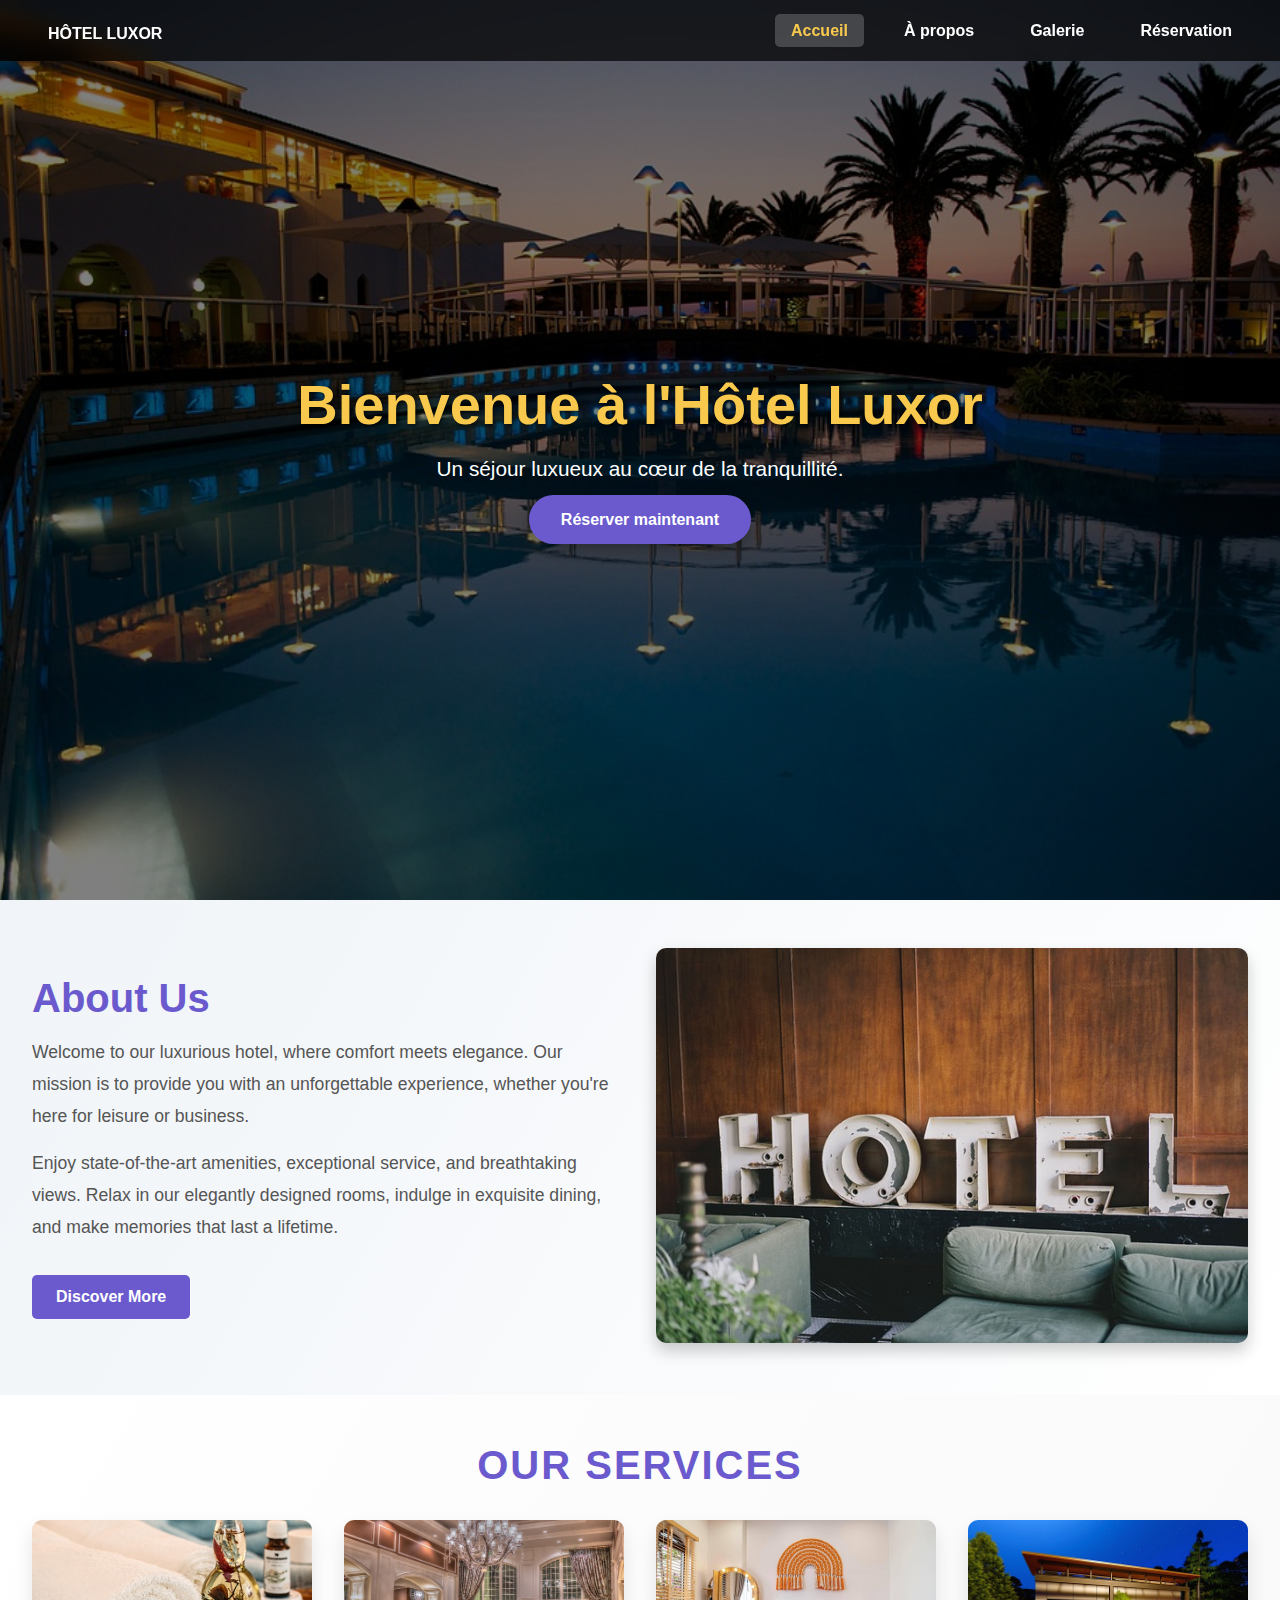
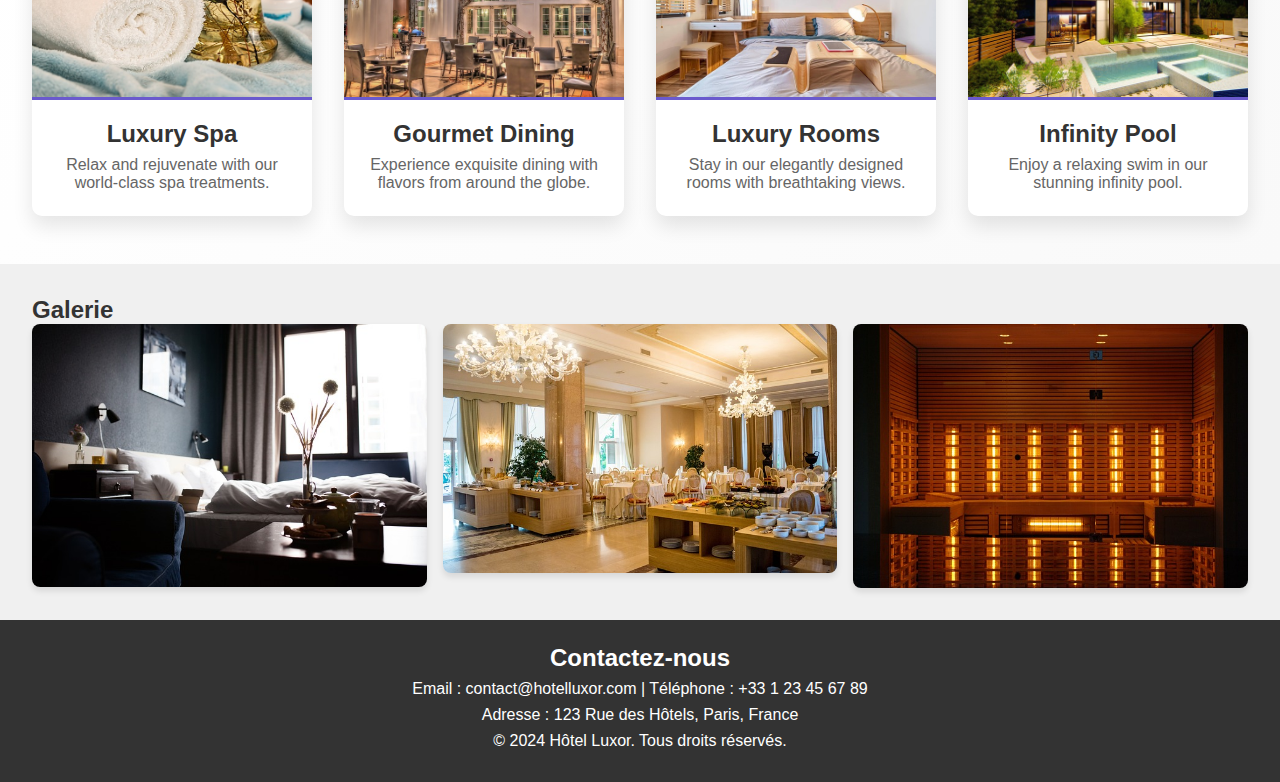
<file: index.html>
<!DOCTYPE html>
<html lang="fr">
<head>
    <meta charset="UTF-8">
    <meta name="viewport" content="width=device-width, initial-scale=1.0">
    <title>Accueil | Hôtel Luxor</title>
    <link rel="stylesheet" href="style.css">
</head>
<body>
    <!-- Navigation -->
    <header class="hero">
        <nav class="navbar">
            <div class="logo">
                <a href="#">Hôtel Luxor</a>
            </div>
            <ul class="nav-links">
                <li><a href="index.html" class="active">Accueil</a></li>
                <li><a href="pages/about.html">À propos</a></li>
                <li><a href="pages/gallerie.html">Galerie</a></li>
                <li><a href="pages/reservation.html">Réservation</a></li>
            </ul>
            <div class="hamburger" onclick="toggleMenu()">
                <span></span>
                <span></span>
                <span></span>
            </div>
        </nav>
        <div class="hero-content">
            <h1>Bienvenue à l'Hôtel Luxor</h1>
            <p>Un séjour luxueux au cœur de la tranquillité.</p>
            <a href="reservation.html" class="cta">Réserver maintenant</a>
        </div>
    </header>
    

    <!-- Section À propos -->
    <section class="about">
        <div class="about-container">
            <div class="about-text">
                <h2>About Us</h2>
                <p>
                    Welcome to our luxurious hotel, where comfort meets elegance. 
                    Our mission is to provide you with an unforgettable experience, 
                    whether you're here for leisure or business.
                </p>
                <p>
                    Enjoy state-of-the-art amenities, exceptional service, and 
                    breathtaking views. Relax in our elegantly designed rooms, 
                    indulge in exquisite dining, and make memories that last a lifetime.
                </p>
                <a href="#services" class="btn">Discover More</a>
            </div>
            <div class="about-image">
                <img src="img/about.jpg" alt="Luxurious Hotel">
            </div>
        </div>
    </section>
    

    <!-- Section Services -->
    <section class="services">
        <h2>Our Services</h2>
        <div class="service-list">
            <div class="service">
                <img src="img/spa.jpg" alt="Luxury Spa">
                <h3>Luxury Spa</h3>
                <p>Relax and rejuvenate with our world-class spa treatments.</p>
            </div>
            <div class="service">
                <img src="img/dinner.jpg" alt="Gourmet Dining">
                <h3>Gourmet Dining</h3>
                <p>Experience exquisite dining with flavors from around the globe.</p>
            </div>
            <div class="service">
                <img src="img/room.jpg" alt="Luxury Rooms">
                <h3>Luxury Rooms</h3>
                <p>Stay in our elegantly designed rooms with breathtaking views.</p>
            </div>
            <div class="service">
                <img src="img/pool.jpg" alt="Infinity Pool">
                <h3>Infinity Pool</h3>
                <p>Enjoy a relaxing swim in our stunning infinity pool.</p>
            </div>
        </div>
    </section>
    

    <!-- Section Galerie -->
    <section id="gallery" class="gallery">
        <h2>Galerie</h2>
        <div class="gallery-images">
            <img src="img/room2.jpg" alt="Chambre luxueuse">
            <img src="img/resto.jpg" alt="Restaurant gastronomique">
            <img src="img/spa2.jpg" alt="Centre de bien-être">
        </div>
    </section>

    <!-- Section Contact -->
    <footer id="contact" class="footer">
        <h2>Contactez-nous</h2>
        <p>Email : contact@hotelluxor.com | Téléphone : +33 1 23 45 67 89</p>
        <p>Adresse : 123 Rue des Hôtels, Paris, France</p>
        <p>© 2024 Hôtel Luxor. Tous droits réservés.</p>
    </footer>


    <script src="script.js"></script>
</body>
</html>
</file>
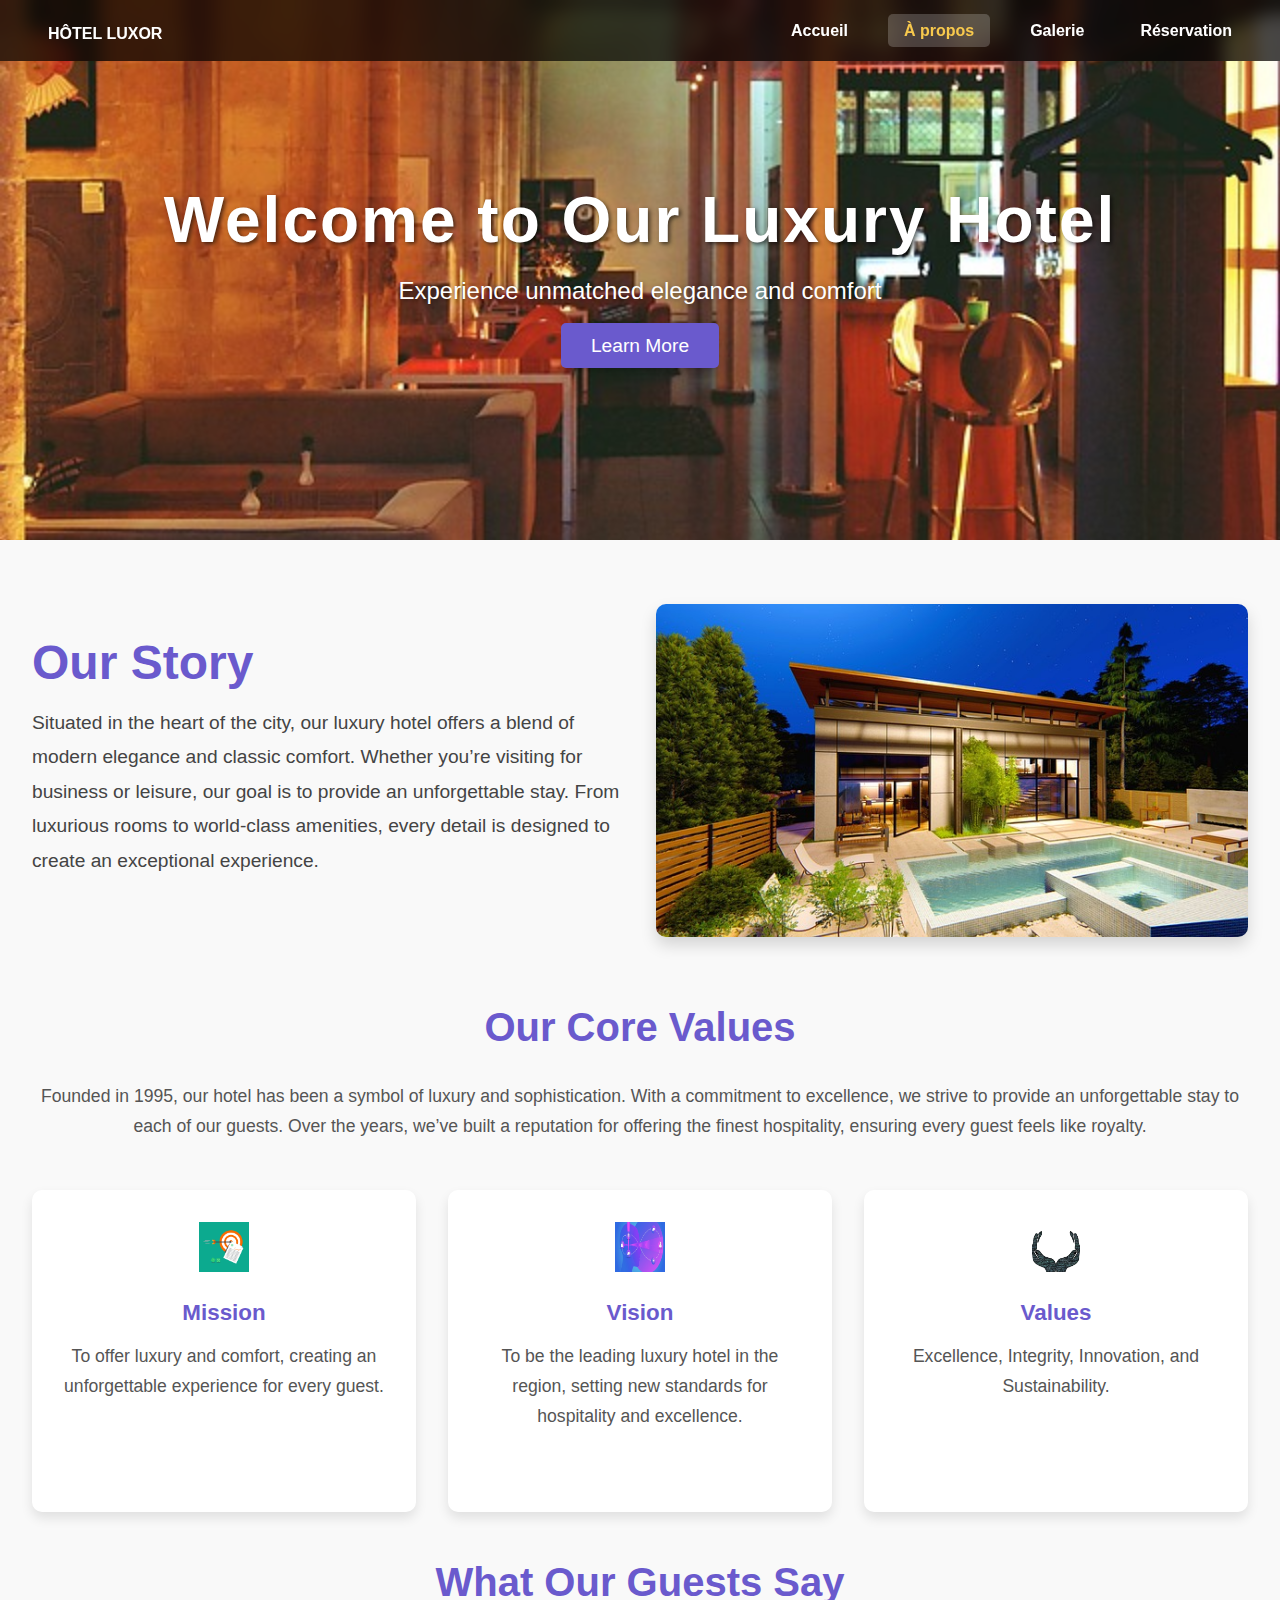
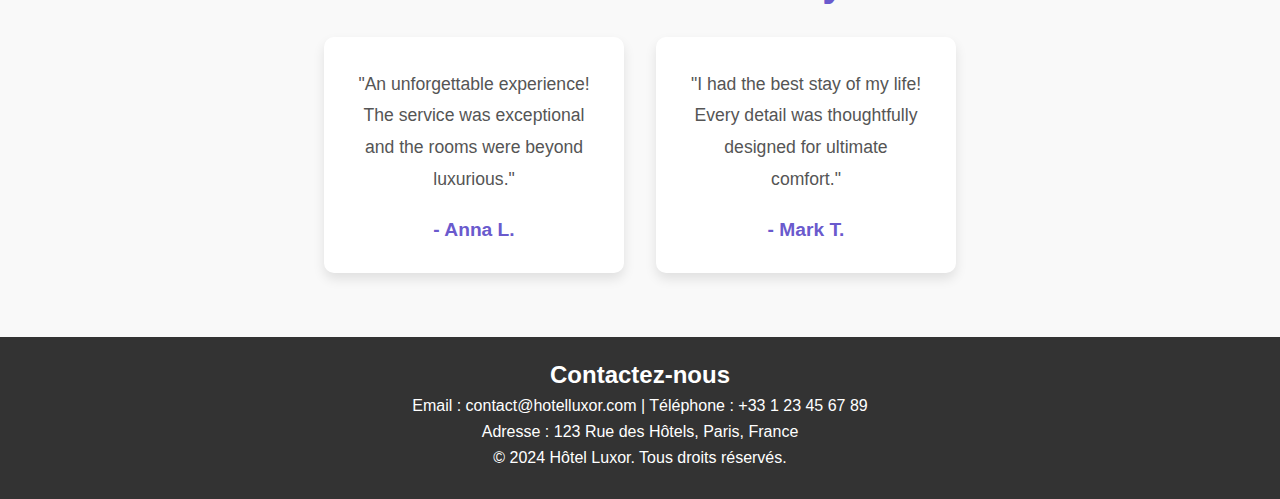
<file: pages/about.html>
<!DOCTYPE html>
<html lang="fr">
<head>
    <meta charset="UTF-8">
    <meta name="viewport" content="width=device-width, initial-scale=1.0">
    <title>Accueil | Hôtel Luxor</title>
    <link rel="stylesheet" href="../css/about.css">
</head>
<body>
    <!-- Navigation -->
    <header class="hero">
        <nav class="navbar">
            <div class="logo">
                <a href="#">Hôtel Luxor</a>
            </div>
            <ul class="nav-links">
                <li><a href="../index.html">Accueil</a></li>
                <li><a href="#about" class="active">À propos</a></li>
                <li><a href="gallerie.html">Galerie</a></li>
                <li><a href="reservation.html">Réservation</a></li>
            </ul>
            <div class="hamburger" onclick="toggleMenu()">
                <span></span>
                <span></span>
                <span></span>
            </div>
        </nav>
        <div class="hero-content">
            <h1>Welcome to Our Luxury Hotel</h1>
            <p>Experience unmatched elegance and comfort</p>
            <a href="#about" class="btn-primary">Learn More</a>
        </div>
    </header>

    <section id="about" class="about">
        <div class="about-container">
            <!-- Introduction de l'hôtel -->
            <div class="about-text">
                <h2>Our Story</h2>
                <p>
                    Situated in the heart of the city, our luxury hotel offers a blend of modern elegance and classic comfort. 
                    Whether you’re visiting for business or leisure, our goal is to provide an unforgettable stay. 
                    From luxurious rooms to world-class amenities, every detail is designed to create an exceptional experience.
                </p>
            </div>
            <div class="about-image">
                <img src="../img/pool.jpg" alt="Hotel Exterior">
            </div>
        </div>
    
        <!-- Histoire et valeurs -->
        <div class="values">
            <h3>Our Core Values</h3>
            <p>
                Founded in 1995, our hotel has been a symbol of luxury and sophistication. With a commitment to excellence,
                we strive to provide an unforgettable stay to each of our guests. Over the years, we’ve built a reputation for
                offering the finest hospitality, ensuring every guest feels like royalty.
            </p>
            <div class="values-grid">
                <div class="value">
                    <img src="../img/mission_icon.webp" alt="Mission Icon">
                    <h4>Mission</h4>
                    <p>To offer luxury and comfort, creating an unforgettable experience for every guest.</p>
                </div>
                <div class="value">
                    <img src="../img/vision_icon.jpg" alt="Vision Icon">
                    <h4>Vision</h4>
                    <p>To be the leading luxury hotel in the region, setting new standards for hospitality and excellence.</p>
                </div>
                <div class="value">
                    <img src="../img/valeur_icon.jpg" alt="Values Icon">
                    <h4>Values</h4>
                    <p>Excellence, Integrity, Innovation, and Sustainability.</p>
                </div>
            </div>
        </div>
    
        <!-- Témoignages -->
        <section class="testimonials">
            <h3>What Our Guests Say</h3>
            <div class="testimonial-list">
                <div class="testimonial">
                    <p>"An unforgettable experience! The service was exceptional and the rooms were beyond luxurious."</p>
                    <h4>- Anna L.</h4>
                </div>
                <div class="testimonial">
                    <p>"I had the best stay of my life! Every detail was thoughtfully designed for ultimate comfort."</p>
                    <h4>- Mark T.</h4>
                </div>
            </div>
        </section>
    </section>
    
        <!-- Section Contact -->
    <footer id="contact" class="footer">
        <h2>Contactez-nous</h2>
        <p>Email : contact@hotelluxor.com | Téléphone : +33 1 23 45 67 89</p>
        <p>Adresse : 123 Rue des Hôtels, Paris, France</p>
        <p>© 2024 Hôtel Luxor. Tous droits réservés.</p>
    </footer>
    




    <script src="../script.js"></script>
</body>
</html>
</file>
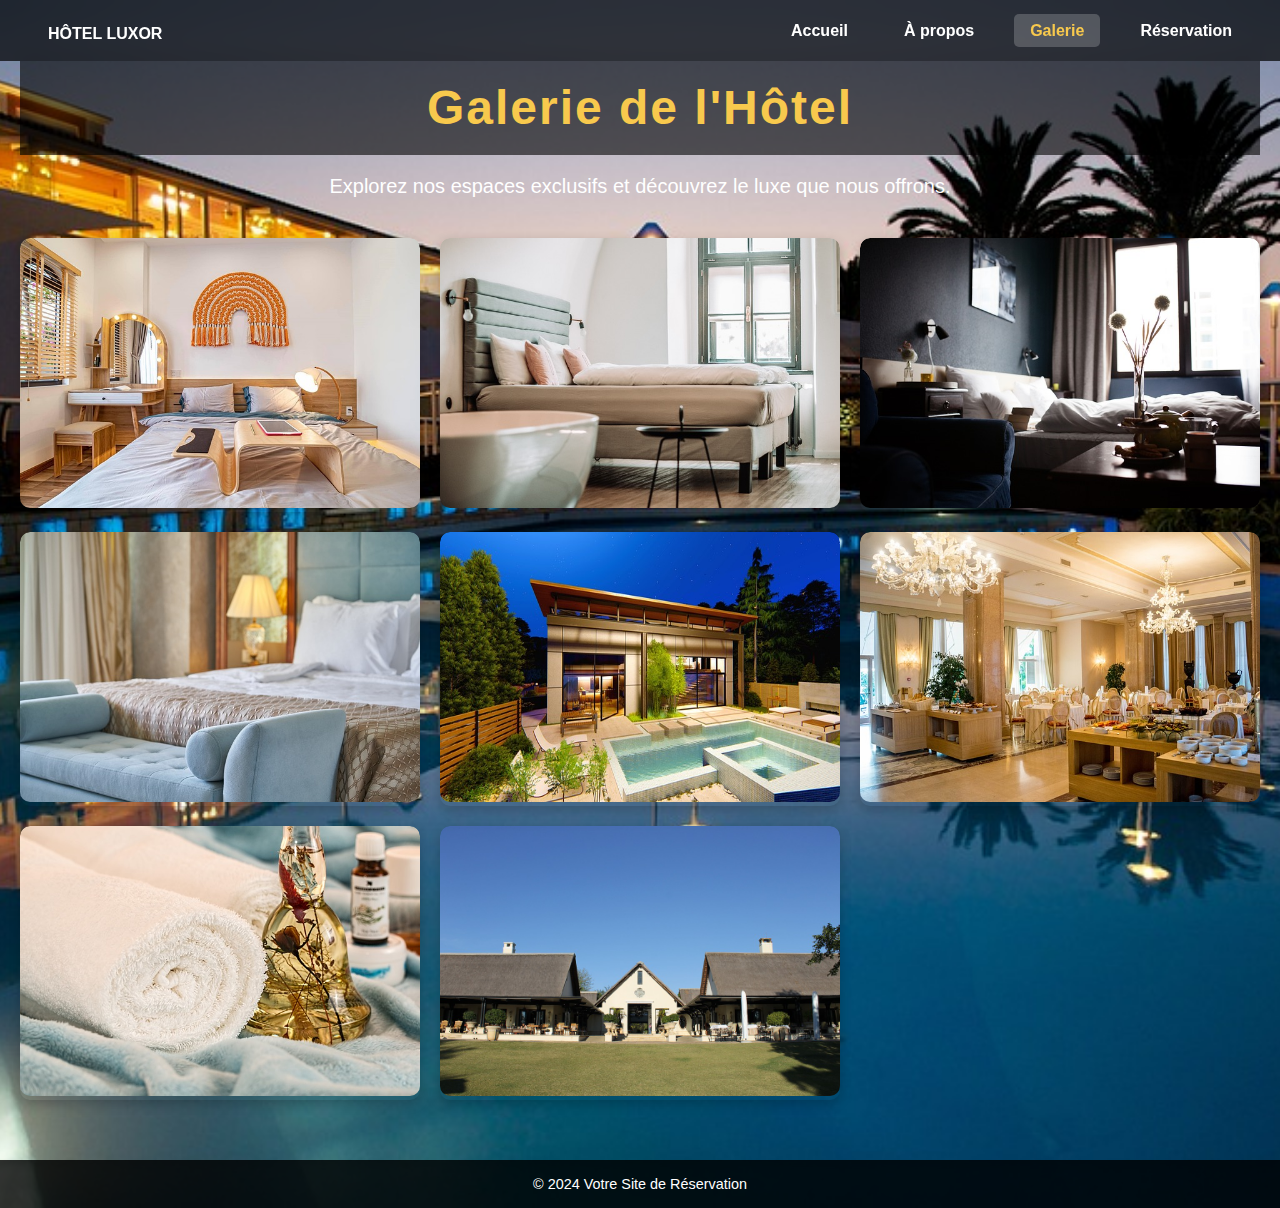
<file: pages/gallerie.html>
<!DOCTYPE html>
<html lang="fr">
<head>
    <meta charset="UTF-8">
    <meta name="viewport" content="width=device-width, initial-scale=1.0">
    <title>Réservation | Hôtel ou Restaurant</title>
    <link rel="stylesheet" href="../css/gallerie.css">
</head>
<body>
    <header>
        <nav class="navbar">
            <div class="logo">
                <a href="#">Hôtel Luxor</a>
            </div>
            <ul class="nav-links">
                <li><a href="../index.html">Accueil</a></li>
                <li><a href="about.html">À propos</a></li>
                <li><a href="gallerie.html" class="active">Galerie</a></li>
                <li><a href="reservation.html">Réservation</a></li>
            </ul>
            <div class="hamburger" onclick="toggleMenu()">
                <span></span>
                <span></span>
                <span></span>
            </div>
        </nav>
        
    </header>

    <section id="gallery" class="gallery">
        <div class="gallery-container">
            <h2>Galerie de l'Hôtel</h2>
            <p>Explorez nos espaces exclusifs et découvrez le luxe que nous offrons.</p>
            
            <!-- Galerie images -->
            <div class="gallery-grid">
                <div class="gallery-item">
                    <img src="../img/room.jpg" alt="Chambre Luxe">
                    <div class="gallery-overlay">
                        <p>Chambre Luxe</p>
                        <a href="../img/room.jpg" class="view-more" target="_blank">Voir en grand</a>
                    </div>
                </div>

                <div class="gallery-item">
                    <img src="../img/room4.jpg" alt="Chambre Luxe">
                    <div class="gallery-overlay">
                        <p>Chambre Luxe</p>
                        <a href="../img/room4.jpg" class="view-more" target="_blank">Voir en grand</a>
                    </div>
                </div>
                <div class="gallery-item">
                    <img src="../img/room2.jpg" alt="Chambre Premium">
                    <div class="gallery-overlay">
                        <p>Chambre Premium</p>
                        <a href="../img/room2.jpg" class="view-more" target="_blank">Voir en grand</a>
                    </div>
                </div>

                <div class="gallery-item">
                    <img src="../img/room3.jpg" alt="Chambre Premium">
                    <div class="gallery-overlay">
                        <p>Chambre Premium</p>
                        <a href="../img/room3.jpg" class="view-more" target="_blank">Voir en grand</a>
                    </div>
                </div>
                <div class="gallery-item">
                    <img src="../img/pool.jpg" alt="Piscine Extérieure">
                    <div class="gallery-overlay">
                        <p>Piscine Extérieure</p>
                        <a href="../img/pool.jpg" class="view-more" target="_blank">Voir en grand</a>
                    </div>
                </div>
                <div class="gallery-item">
                    <img src="../img/resto.jpg" alt="Restaurant Gastronomique">
                    <div class="gallery-overlay">
                        <p>Restaurant Gastronomique</p>
                        <a href="../img/resto.jpg" class="view-more" target="_blank">Voir en grand</a>
                    </div>
                </div>
                <div class="gallery-item">
                    <img src="../img/spa.jpg" alt="Spa et Bien-être">
                    <div class="gallery-overlay">
                        <p>Spa et Bien-être</p>
                        <a href="../img/spa.jpg" class="view-more" target="_blank">Voir en grand</a>
                    </div>
                </div>
                <div class="gallery-item">
                    <img src="../img/background.jpg" alt="Hall d'Entrée">
                    <div class="gallery-overlay">
                        <p>Hall d'Entrée</p>
                        <a href="../img/background.jpg" class="view-more" target="_blank">Voir en grand</a>
                    </div>
                </div>
            </div>
        </div>
    </section>

    <footer>
        <p>© 2024 Votre Site de Réservation</p>
    </footer>
    <script src="../script.js"></script>
</body>
</html>
</file>
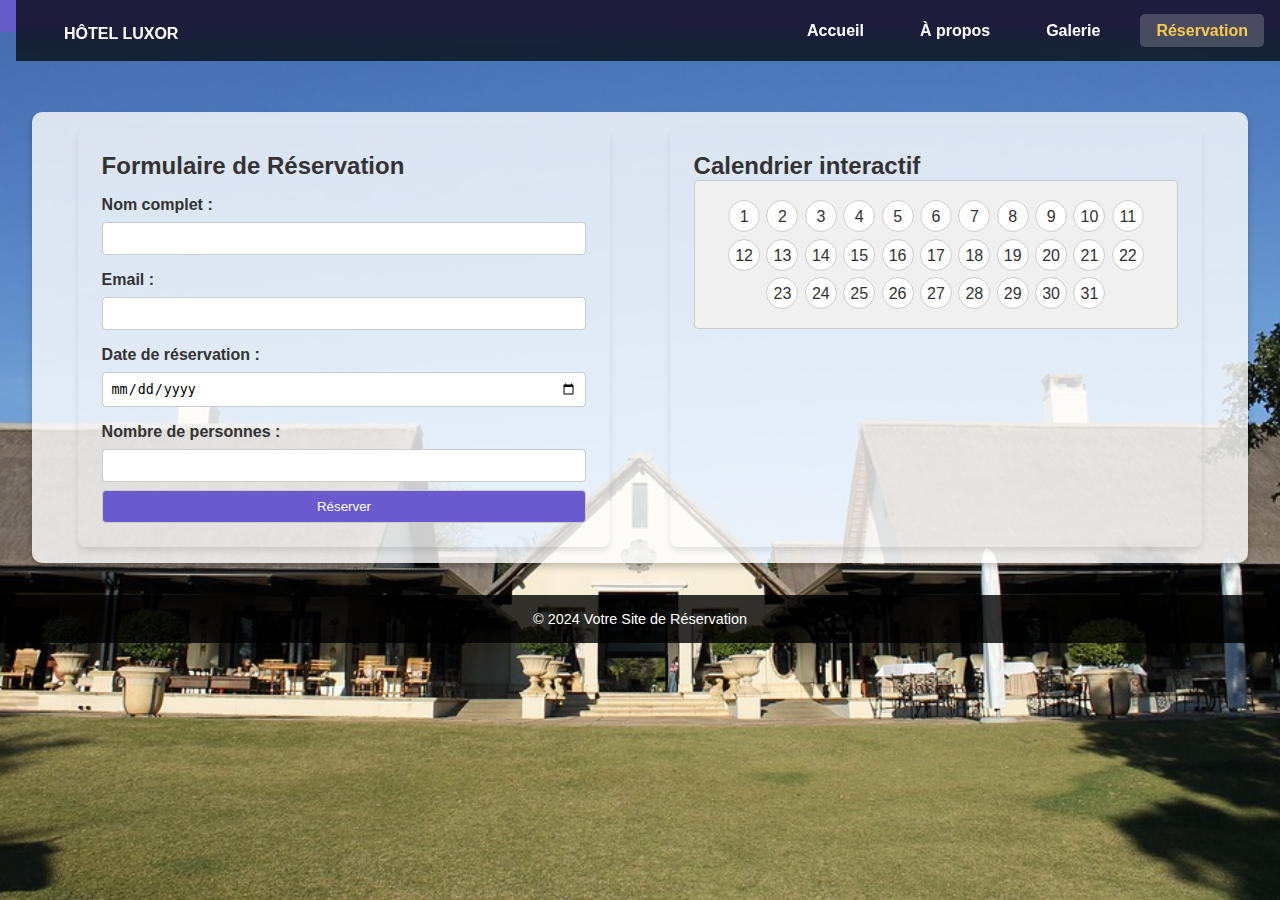
<file: pages/reservation.html>
<!DOCTYPE html>
<html lang="fr">
<head>
    <meta charset="UTF-8">
    <meta name="viewport" content="width=device-width, initial-scale=1.0">
    <title>Réservation | Hôtel ou Restaurant</title>
    <link rel="stylesheet" href="../css/reservation.css">
</head>
<body>
    <header>
        <nav class="navbar">
            <div class="logo">
                <a href="#">Hôtel Luxor</a>
            </div>
            <ul class="nav-links">
                <li><a href="../index.html">Accueil</a></li>
                <li><a href="../pages/about.html">À propos</a></li>
                <li><a href="../pages/gallerie.html">Galerie</a></li>
                <li><a href="pages/reservation.html" class="active">Réservation</a></li>
            </ul>
            <div class="hamburger" onclick="toggleMenu()">
                <span></span>
                <span></span>
                <span></span>
            </div>
        </nav>
        
    </header>
    <main>
        <section class="reservation">
            <h2>Formulaire de Réservation</h2>
            <form id="reservationForm">
                <label for="name">Nom complet :</label>
                <input type="text" id="name" name="name" required>

                <label for="email">Email :</label>
                <input type="email" id="email" name="email" required>

                <label for="date">Date de réservation :</label>
                <input type="date" id="date" name="date" required>

                <label for="guests">Nombre de personnes :</label>
                <input type="number" id="guests" name="guests" min="1" max="10" required>

                <button type="submit">Réserver</button>
            </form>
        </section>
        <section class="calendar">
            <h2>Calendrier interactif</h2>
            <div id="calendar"></div>
        </section>
    </main>
    <footer>
        <p>© 2024 Votre Site de Réservation</p>
    </footer>
    <script src="../script.js"></script>
</body>
</html>
</file>
<file: style.css>
@import url('css/reset.css');


/* Hero Section */
.hero {
    position: relative;
    background: url('img/background-hotel.jpg') no-repeat center center/cover;
    height: 100vh;
    display: flex;
    justify-content: center;
    align-items: center;
    text-align: center;
    color: white;
    overflow: hidden;
    background-size: cover;
}

.hero::after {
    content: '';
    position: absolute;
    top: 0;
    left: 0;
    width: 100%;
    height: 100%;
    background: rgba(0, 0, 0, 0.5);
    z-index: 1;
}

.hero-content {
    position: relative;
    z-index: 2;
    animation: fadeInUp 1.5s ease-out;
}

.hero h1 {
    font-size: 3.5rem;
    color: #f8c94d;
    font-weight: 800;
    text-shadow: 2px 2px 4px rgba(0, 0, 0, 0.6);
    margin-bottom: 20px;
}

.hero p {
    font-size: 1.3rem;
    margin-bottom: 30px;
}

.hero .cta {
    padding: 1rem 2rem;
    background: #6a5acd;
    color: white;
    text-decoration: none;
    font-weight: bold;
    border-radius: 50px;
    box-shadow: 0px 5px 15px rgba(0, 0, 0, 0.3);
    transition: background 0.3s ease-in-out, transform 0.3s ease, box-shadow 0.3s ease;
}

.hero .cta:hover {
    background: #5a4bb2;
    transform: scale(1.1);
    box-shadow: 0px 8px 20px rgba(0, 0, 0, 0.5);
}



/*Animations */
@keyframes fadeInUp {
    from {
        opacity: 0;
        transform: translateY(50px);
    }
    to {
        opacity: 1;
        transform: translateY(0);
    }
}


/* About Section */
/* About Section */
.about {
    padding: 3rem 2rem;
    background: linear-gradient(120deg, #f0f4f8, #ffffff);
}

.about-container {
    display: grid;
    grid-template-columns: 1fr 1fr;
    gap: 2rem;
    align-items: center;
}

.about-text {
    animation: fadeIn 2s ease-in-out;
}

.about-text h2 {
    font-size: 2.5rem;
    margin-bottom: 1rem;
    color: #6a5acd;
}

.about-text p {
    font-size: 1.1rem;
    color: #555;
    margin-bottom: 1rem;
    line-height: 1.8;
}

.about-text .btn {
    display: inline-block;
    padding: 0.8rem 1.5rem;
    background: #6a5acd;
    color: white;
    text-decoration: none;
    font-weight: bold;
    border-radius: 5px;
    transition: background 0.3s ease-in-out, transform 0.2s ease;
    margin-top: 1rem;
}

.about-text .btn:hover {
    background: #5a4bb2;
    transform: scale(1.05);
}

.about-image img {
    width: 100%;
    border-radius: 10px;
    box-shadow: 0 8px 16px rgba(0, 0, 0, 0.2);
    transition: transform 0.3s ease-in-out;
}

.about-image img:hover {
    transform: scale(1.03);
}

/* Responsive Design for About Section */
@media (max-width: 768px) {
    .about-container {
        grid-template-columns: 1fr;
        text-align: center;
    }

    .about-image {
        margin-top: 2rem;
    }
}


/* Services Section */
/* Services Section */
.services {
    padding: 3rem 2rem;
    background: linear-gradient(120deg, #ffffff, #f9f9f9);
    text-align: center;
}

.services h2 {
    font-size: 2.5rem;
    color: #6a5acd;
    margin-bottom: 2rem;
    text-transform: uppercase;
    letter-spacing: 2px;
    animation: fadeIn 1.5s ease-in-out;
}

.service-list {
    display: grid;
    grid-template-columns: repeat(auto-fit, minmax(250px, 1fr));
    gap: 2rem;
}

.service {
    background: white;
    border-radius: 10px;
    box-shadow: 0 10px 20px rgba(0, 0, 0, 0.1);
    transition: transform 0.3s ease, box-shadow 0.3s ease;
    overflow: hidden;
    position: relative;
    animation: slideUp 1.5s ease-in-out;
}

.service img {
    width: 100%;
    height: 180px;
    object-fit: cover;
    border-bottom: 3px solid #6a5acd;
    transition: transform 0.5s ease-in-out;
}

.service:hover img {
    transform: scale(1.1);
}

.service h3 {
    font-size: 1.5rem;
    color: #333;
    margin: 1rem 0 0.5rem;
}

.service p {
    color: #666;
    font-size: 1rem;
    margin: 0 1rem 1.5rem;
}

.service:hover {
    transform: translateY(-10px);
    box-shadow: 0 20px 30px rgba(0, 0, 0, 0.2);
}

/* Keyframes for animations */
@keyframes fadeIn {
    from {
        opacity: 0;
    }
    to {
        opacity: 1;
    }
}

@keyframes slideUp {
    from {
        transform: translateY(50px);
        opacity: 0;
    }
    to {
        transform: translateY(0);
        opacity: 1;
    }
}

/* Responsivity for Service Section */
@media (max-width: 768px) {
    .services h2 {
        font-size: 2rem;
    }

    .service img {
        height: 150px;
    }
}

/* Gallery Section */
.gallery {
    padding: 2rem;
    background: #f0f0f0;
    animation: fadeIn 2s ease-in-out;
}

.gallery-images {
    display: grid;
    grid-template-columns: repeat(auto-fit, minmax(200px, 1fr));
    gap: 1rem;
}

.gallery-images img {
    width: 100%;
    border-radius: 8px;
    box-shadow: 0 4px 6px rgba(0, 0, 0, 0.1);
    transition: transform 0.3s ease-in-out;
}

.gallery-images img:hover {
    transform: scale(1.05);
}
</file>
<file: css/about.css>
@import url('reset.css');

/* Section d'Accueil */
.hero {
    background: url('..//img/background_about.jpg') no-repeat center center/cover;
    height: 60vh;
    display: flex;
    justify-content: center;
    align-items: center;
    text-align: center;
    color: white;
    position: relative;
}

.hero-content {
    z-index: 1;
}

.hero h1 {
    font-size: 4rem;
    font-weight: bold;
    letter-spacing: 2px;
    margin-bottom: 20px;
    text-shadow: 2px 2px 4px rgba(0, 0, 0, 0.6);
}

.hero p {
    font-size: 1.5rem;
    margin-bottom: 30px;
    text-shadow: 1px 1px 4px rgba(0, 0, 0, 0.4);
}

.btn-primary {
    padding: 12px 30px;
    font-size: 1.2rem;
    color: #fff;
    background-color: #6a5acd;
    text-decoration: none;
    border-radius: 5px;
    box-shadow: 0 4px 8px rgba(0, 0, 0, 0.2);
    transition: background-color 0.3s ease;
}

.btn-primary:hover {
    background-color: #4a3f89;
}

/* Section À propos */
.about {
    padding: 4rem 2rem;
    background: #f9f9f9;
}

.about-container {
    display: grid;
    grid-template-columns: 1fr 1fr;
    gap: 2rem;
    align-items: center;
    margin-bottom: 4rem;
}

.about-text {
    animation: fadeIn 1.5s ease-in-out;
}

.about h2 {
    font-size: 3rem;
    margin-bottom: 1rem;
    color: #6a5acd;
}

.about p {
    font-size: 1.2rem;
    color: #444;
    line-height: 1.8;
    margin-bottom: 2rem;
}

.about-image img {
    width: 100%;
    border-radius: 10px;
    box-shadow: 0 8px 16px rgba(0, 0, 0, 0.15);
    transition: transform 0.3s ease;
}

.about-image img:hover {
    transform: scale(1.05);
}

/* Section Histoire et valeurs */
.values {
    text-align: center;
    margin-bottom: 3rem;
}

.values h3 {
    font-size: 2.5rem;
    color: #6a5acd;
    margin-bottom: 2rem;
}

.values p {
    font-size: 1.1rem;
    color: #555;
    line-height: 1.7;
    margin-bottom: 3rem;
}

.values-grid {
    display: grid;
    grid-template-columns: repeat(auto-fit, minmax(250px, 1fr));
    gap: 2rem;
}

.value {
    background: #fff;
    padding: 2rem;
    border-radius: 10px;
    box-shadow: 0 6px 12px rgba(0, 0, 0, 0.1);
    transition: transform 0.3s ease, box-shadow 0.3s ease;
}

.value:hover {
    transform: translateY(-10px);
    box-shadow: 0 12px 24px rgba(0, 0, 0, 0.15);
}

.value img {
    width: 50px;
    height: 50px;
    margin-bottom: 1.5rem;
}

.value h4 {
    font-size: 1.4rem;
    color: #6a5acd;
    margin-bottom: 1rem;
}

/* Section Témoignages */
.testimonials {
    text-align: center;
    margin-top: 3rem;
}

.testimonials h3 {
    font-size: 2.5rem;
    color: #6a5acd;
    margin-bottom: 2rem;
}

.testimonial-list {
    display: flex;
    flex-wrap: wrap;
    justify-content: center;
    gap: 2rem;
}

.testimonial {
    width: 300px;
    background: #fff;
    padding: 2rem;
    border-radius: 10px;
    box-shadow: 0 6px 12px rgba(0, 0, 0, 0.1);
    text-align: center;
    transition: transform 0.3s ease, box-shadow 0.3s ease;
}

.testimonial:hover {
    transform: translateY(-10px);
    box-shadow: 0 12px 24px rgba(0, 0, 0, 0.1);
}

.testimonial p {
    font-size: 1.1rem;
    color: #555;
    margin-bottom: 1.5rem;
}

.testimonial h4 {
    font-size: 1.2rem;
    color: #6a5acd;
}

/* Animations */
@keyframes fadeIn {
    from {
        opacity: 0;
    }
    to {
        opacity: 1;
    }
}

@media (max-width: 768px) {
    .about-container {
        grid-template-columns: 1fr;
        text-align: center;
    }

    .values-grid {
        grid-template-columns: 1fr;
    }
}
</file>
<file: css/gallerie.css>
@import url('reset.css');


/* Style global de la page */
body {
    font-family: 'Arial', sans-serif;
    margin: 0;
    padding: 0;
    background: url('../img/background-hotel.jpg') no-repeat center center/cover;
    

}


/* Section Galerie */
.gallery {
    padding: 60px 20px;
    text-align: center;
    box-shadow: 0 4px 10px rgba(0, 0, 0, 0.1);
}

.gallery h2 {
    font-size: 48px;
    margin-bottom: 20px;
    color: #f8c94d;;
    font-weight: 700;
    letter-spacing: 2px;
    padding: 20px;
    background-color: rgba(0, 0, 0, 0.6);
}

.gallery p {
    font-size: 20px;
    color: #fff;
    margin-bottom: 40px;
}

.gallery-grid {
    display: grid;
    grid-template-columns: repeat(auto-fill, minmax(300px, 1fr));
    gap: 20px;
    justify-items: center;
}

.gallery-item {
    position: relative;
    width: 100%;
    overflow: hidden;
    border-radius: 10px;
    box-shadow: 0 4px 12px rgba(0, 0, 0, 0.2);
    transition: transform 0.4s ease, box-shadow 0.3s ease;
}

.gallery-item:hover {
    transform: scale(1.05);
    box-shadow: 0 6px 18px rgba(0, 0, 0, 0.3);
}

.gallery-item img {
    width: 100%;
    height: 30vh;
    transition: transform 0.5s ease;
    border-radius: 10px;
}

.gallery-item:hover img {
    transform: scale(1.1);
}

.gallery-overlay {
    position: absolute;
    top: 0;
    left: 0;
    right: 0;
    bottom: 0;
    background: rgba(0, 0, 0, 0.6);
    color: white;
    display: flex;
    flex-direction: column;
    justify-content: center;
    align-items: center;
    font-size: 22px;
    font-weight: 600;
    opacity: 0;
    transition: opacity 0.3s ease, transform 0.3s ease;
    border-radius: 10px;
}

.gallery-item:hover .gallery-overlay {
    opacity: 1;
    transform: translateY(0);
}

.view-more {
    text-decoration: none;
    color: #f8c94d;;
    margin-top: 10px;
    font-size: 16px;
    font-weight: 500;
    transition: color 0.3s ease;
}

.view-more:hover {
    color: #fff;
}



/* Animations */
@keyframes fadeIn {
    0% { opacity: 0; }
    100% { opacity: 1; }
}

body {
    animation: fadeIn 1s ease-out;
}






/* Footer Styling */
footer {
    background: rgba(0, 0, 0, 0.8); /* Noir avec opacité */
    color: white;
    text-align: center;
    padding: 1rem;
    position: relative;
    bottom: 0;
    width: 100%;
}

footer p {
    margin: 0;
    font-size: 0.9rem;
}
</file>
<file: css/reservation.css>
@import url('reset.css');
/* styles.css */
body {
    font-family: Arial, sans-serif;
    margin: 0;
    padding: 0;
    background: url('../img/background.jpg') no-repeat center center fixed;
    background-size: cover;
    color: #333;
    overflow-x: hidden;
}


header {
    background: rgba(106, 90, 205, 0.9); /* Violet avec opacité */
    color: white;
    padding: 1rem;
    text-align: center;
}


main {
    display: flex;
    justify-content: space-around;
    margin: 2rem;
    background: rgba(255, 255, 255, 0.8); /* Fond semi-transparent */
    padding: 1rem;
    border-radius: 10px;
    box-shadow: 0 4px 6px rgba(0, 0, 0, 0.2);
    margin-top: 5rem;
}

.reservation, .calendar {
    padding: 1.5rem;
    border-radius: 8px;
    box-shadow: 0 4px 6px rgba(0, 0, 0, 0.1);
    width: 45%;
}

form label {
    display: block;
    margin-top: 1rem;
    font-weight: bold;
}

form input, form button {
    width: 100%;
    padding: 0.5rem;
    margin-top: 0.5rem;
    border: 1px solid #ccc;
    border-radius: 4px;
}

form button {
    background: #6a5acd;
    color: white;
    cursor: pointer;
}

form button:hover {
    background: #5a4bb2;
}

#calendar {
    border: 1px solid #ccc;
    border-radius: 4px;
    padding: 1rem;
    text-align: center;
    background: #f0f0f0;
}








/* styles.css */
.day {
    display: inline-block;
    width: 2rem;
    height: 2rem;
    line-height: 2rem;
    margin: 0.2rem;
    text-align: center;
    border: 1px solid #ccc;
    border-radius: 50%;
    background: white;
}

.day.unavailable {
    background: #f88;
    color: white;
    cursor: not-allowed;
}

/* Footer Styling */
footer {
    background: rgba(0, 0, 0, 0.8); /* Noir avec opacité */
    color: white;
    text-align: center;
    padding: 1rem;
    position: relative;
    bottom: 0;
    width: 100%;
}

footer p {
    margin: 0;
    font-size: 0.9rem;
}





/* Requêtes de media pour la responsivité */

/* Tablettes et petits écrans */
@media (max-width: 768px) {
    header {
        font-size: 1.2rem;
        padding: 0.8rem;
    }

    main {
        flex-direction: column; /* Changer l'alignement en colonne */
        margin: 1rem;
    }

    .reservation, .calendar {
        width: 90%; /* Largeur plus grande pour une meilleure visibilité */
        margin: 0.5rem 0;
    }

    footer {
        font-size: 0.8rem;
    }
}

/* Smartphones */
@media (max-width: 480px) {
    header {
        font-size: 1rem;
        padding: 0.6rem;
    }

    .reservation, .calendar {
        width: 100%; /* Prendre toute la largeur de l'écran */
        margin: 0.5rem 0;
    }

    .day {
        width: 1.5rem;
        height: 1.5rem;
        line-height: 1.5rem;
    }

    footer {
        font-size: 0.7rem;
    }
}
</file>
